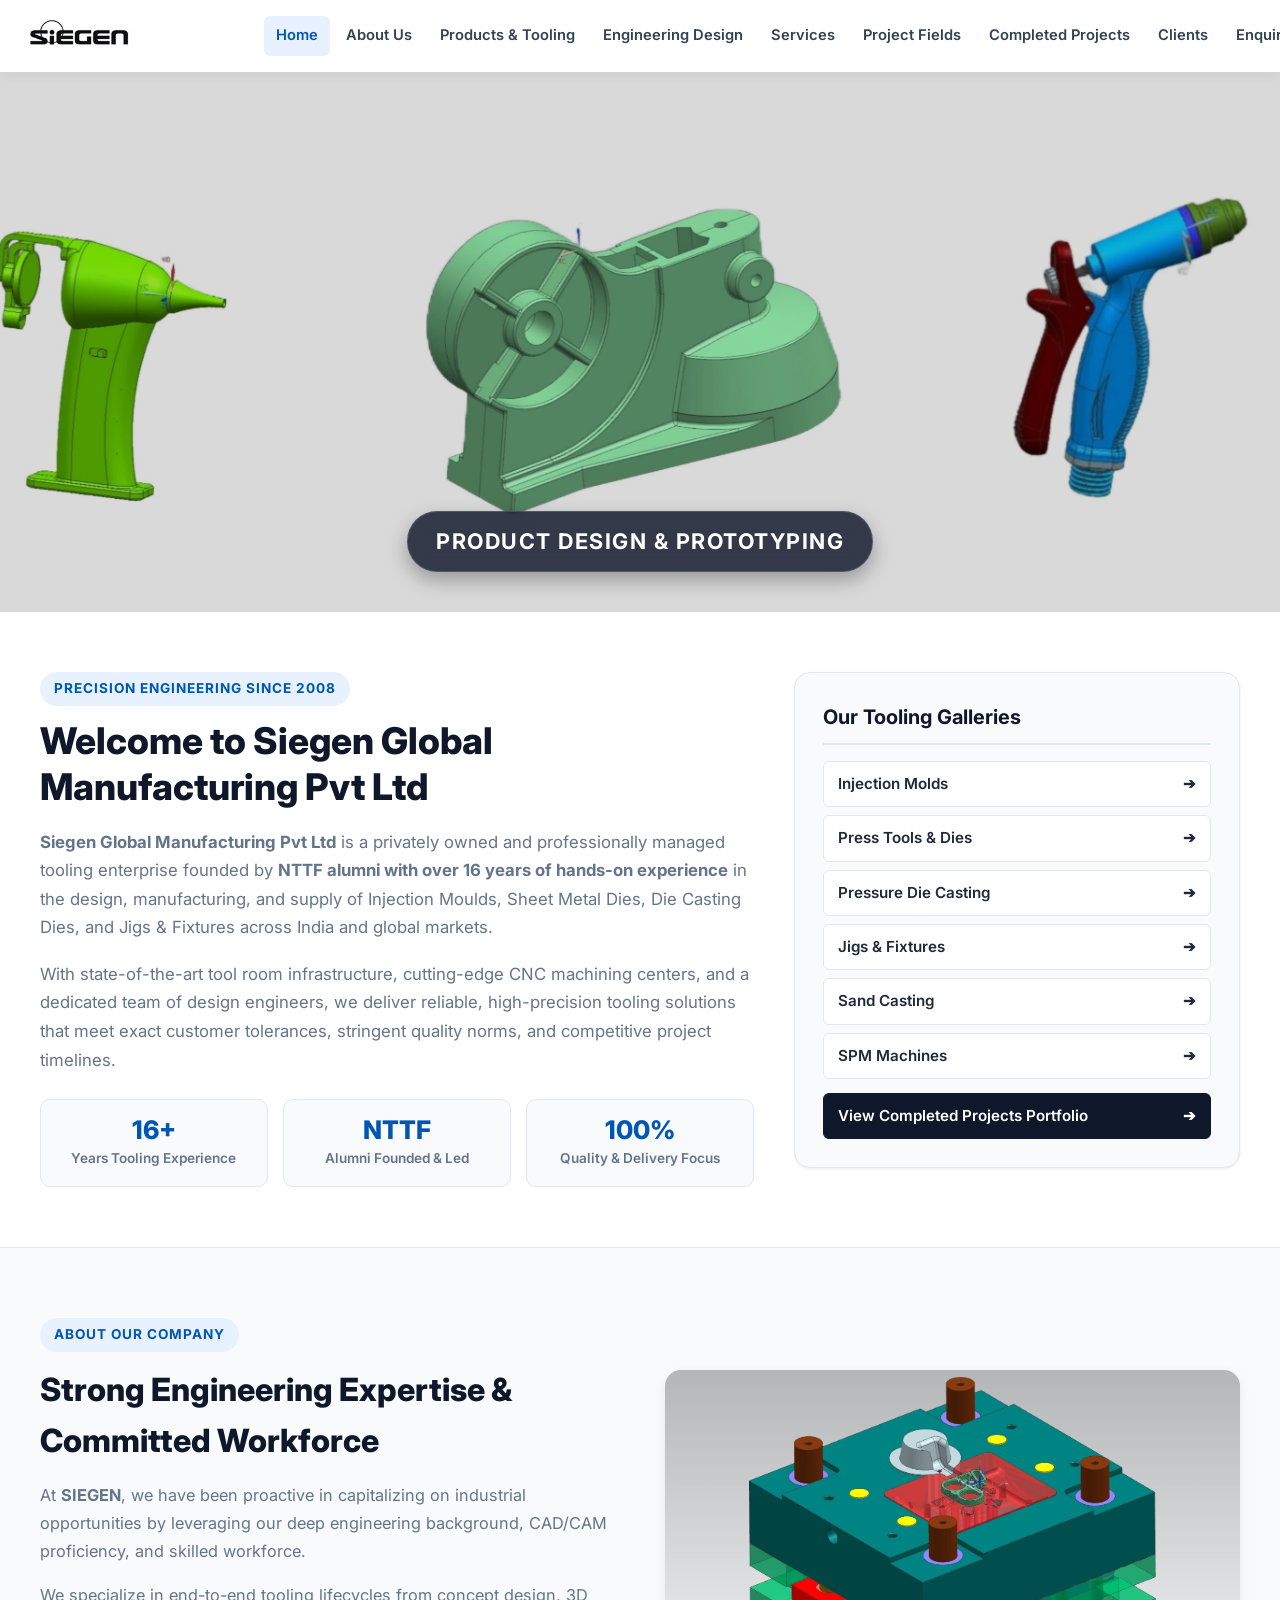
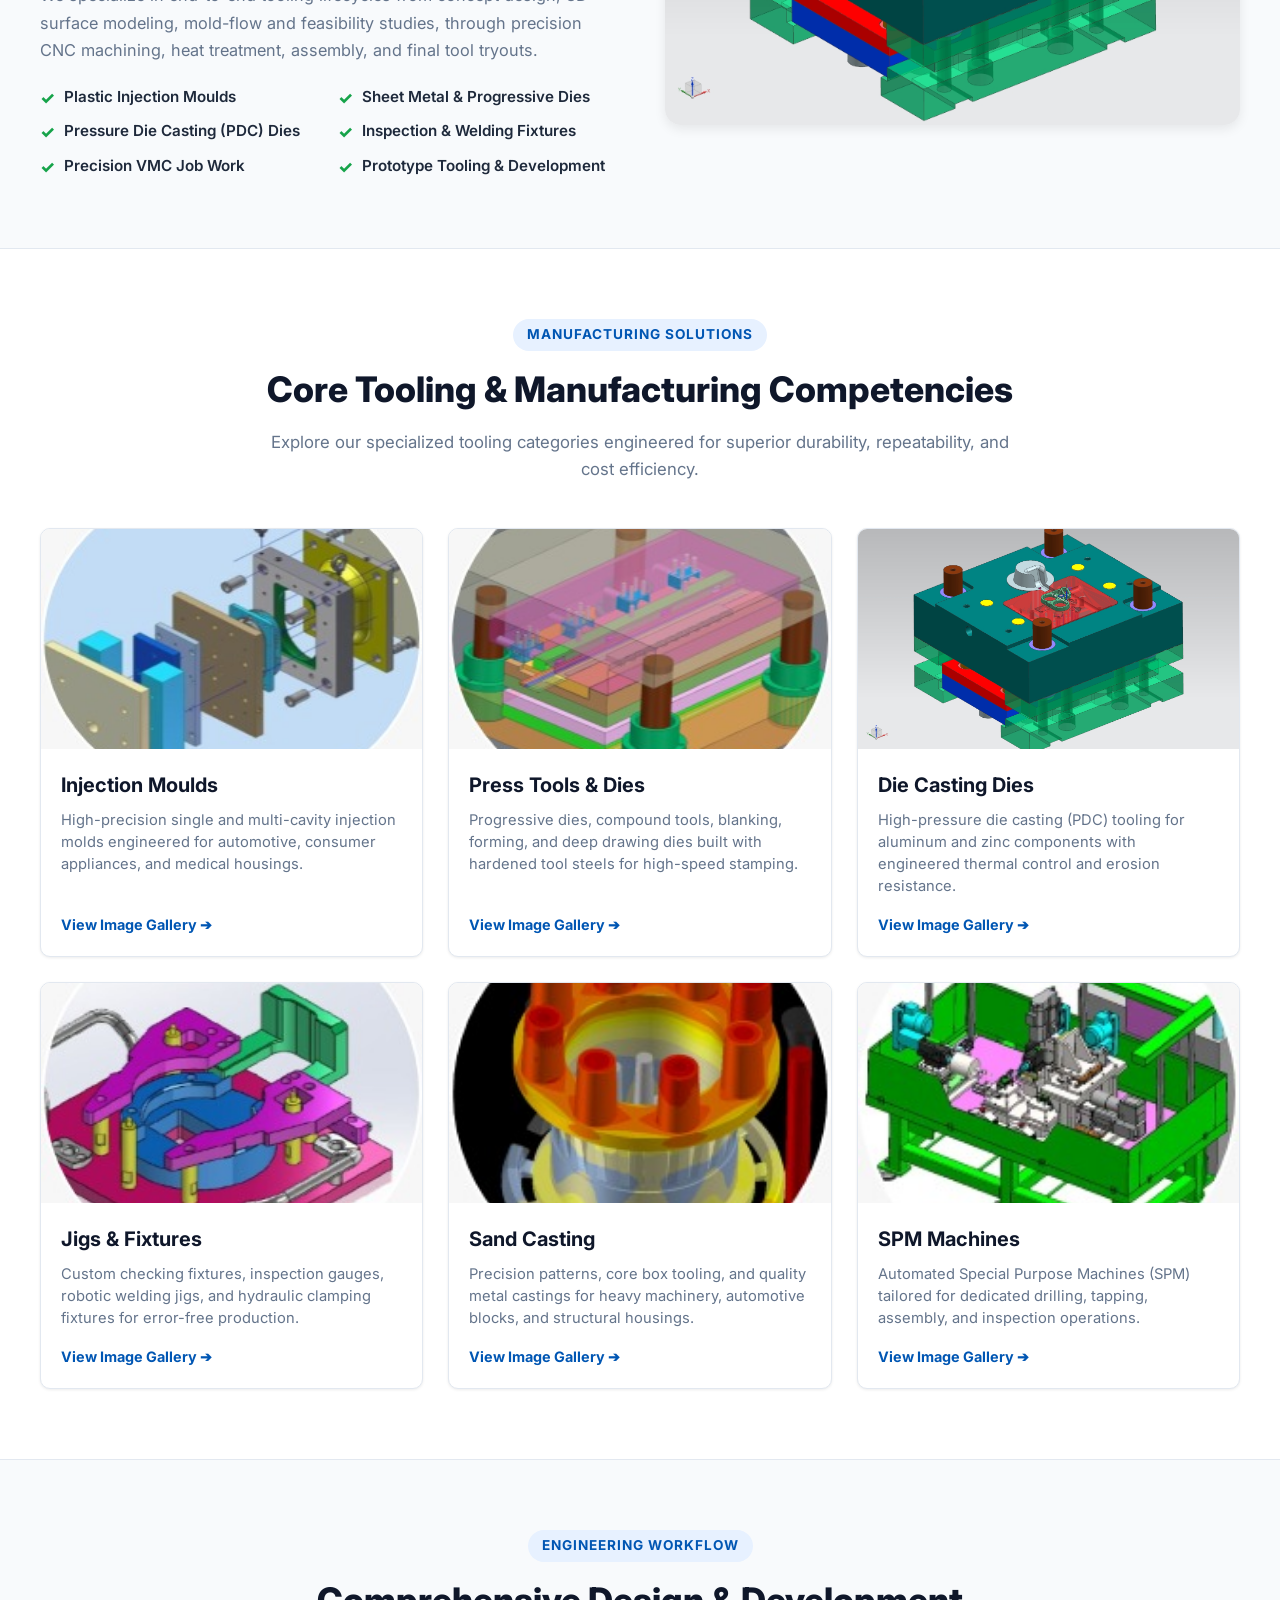
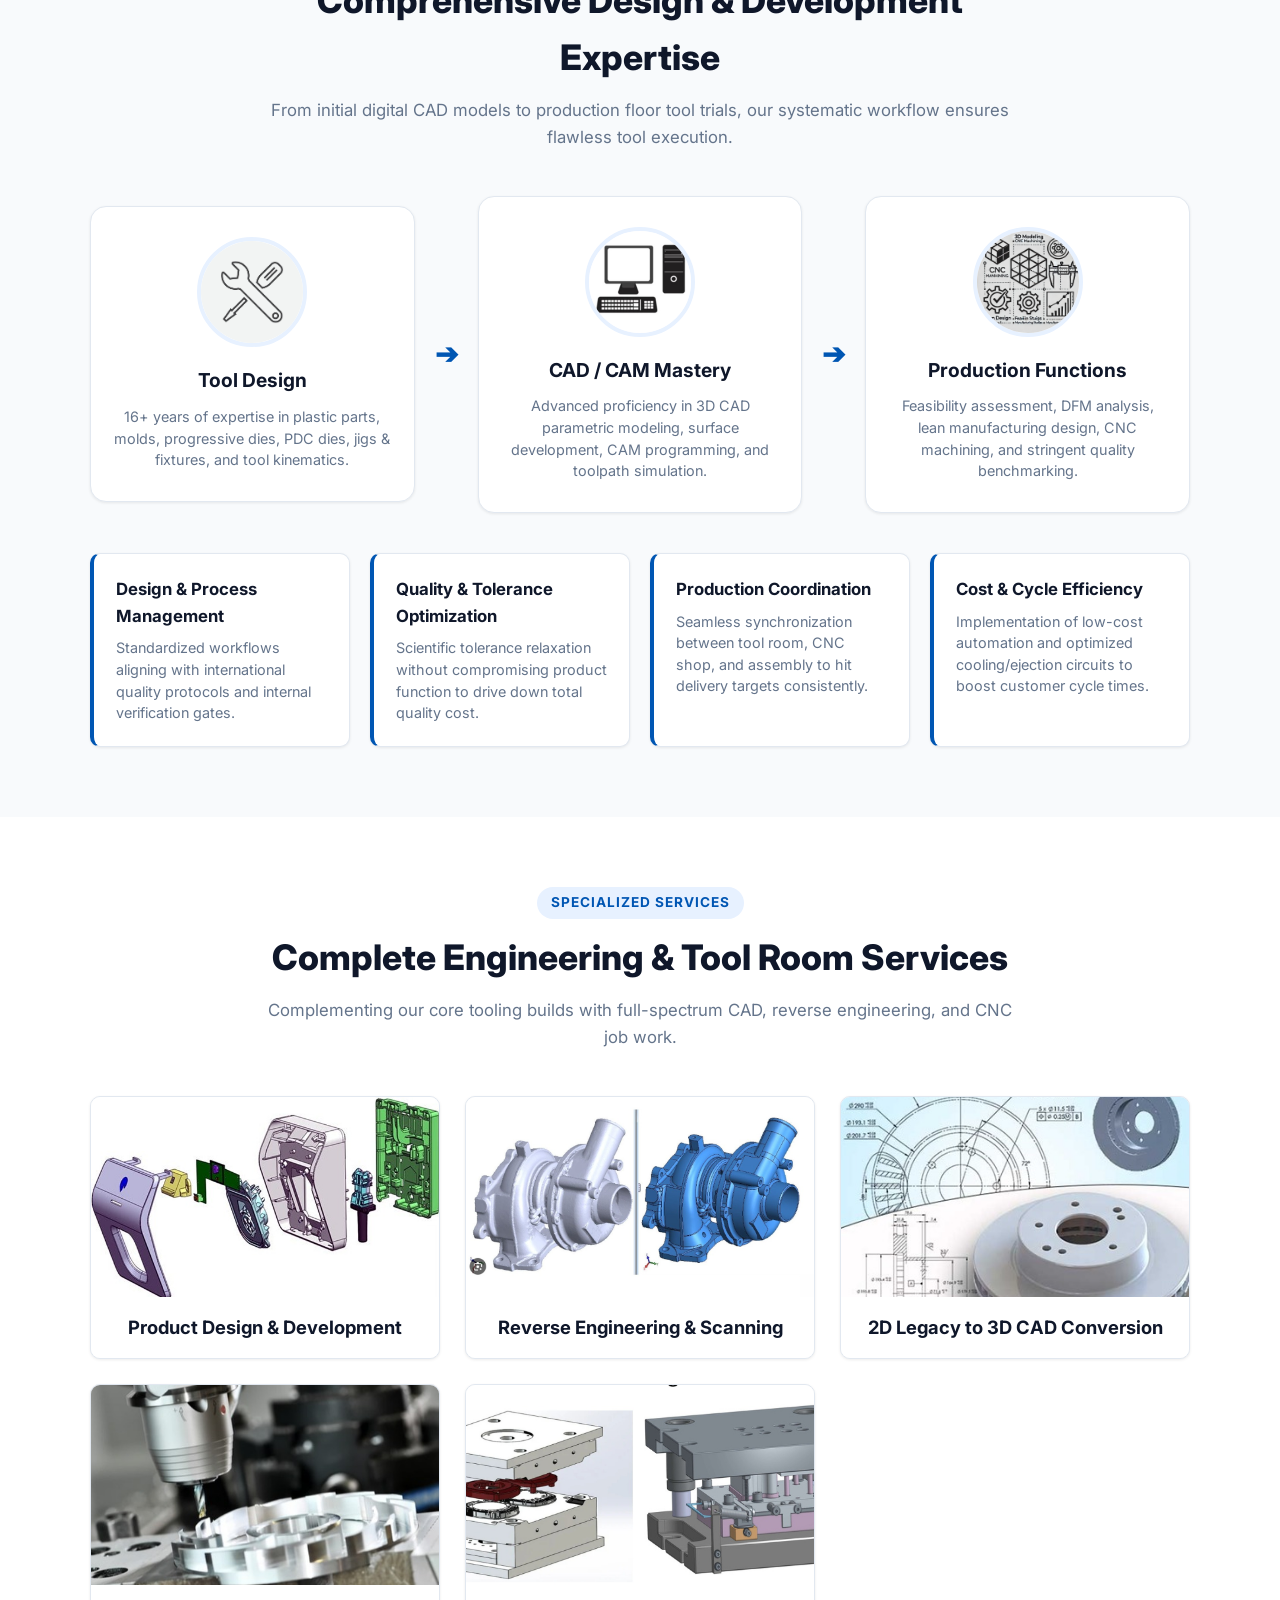
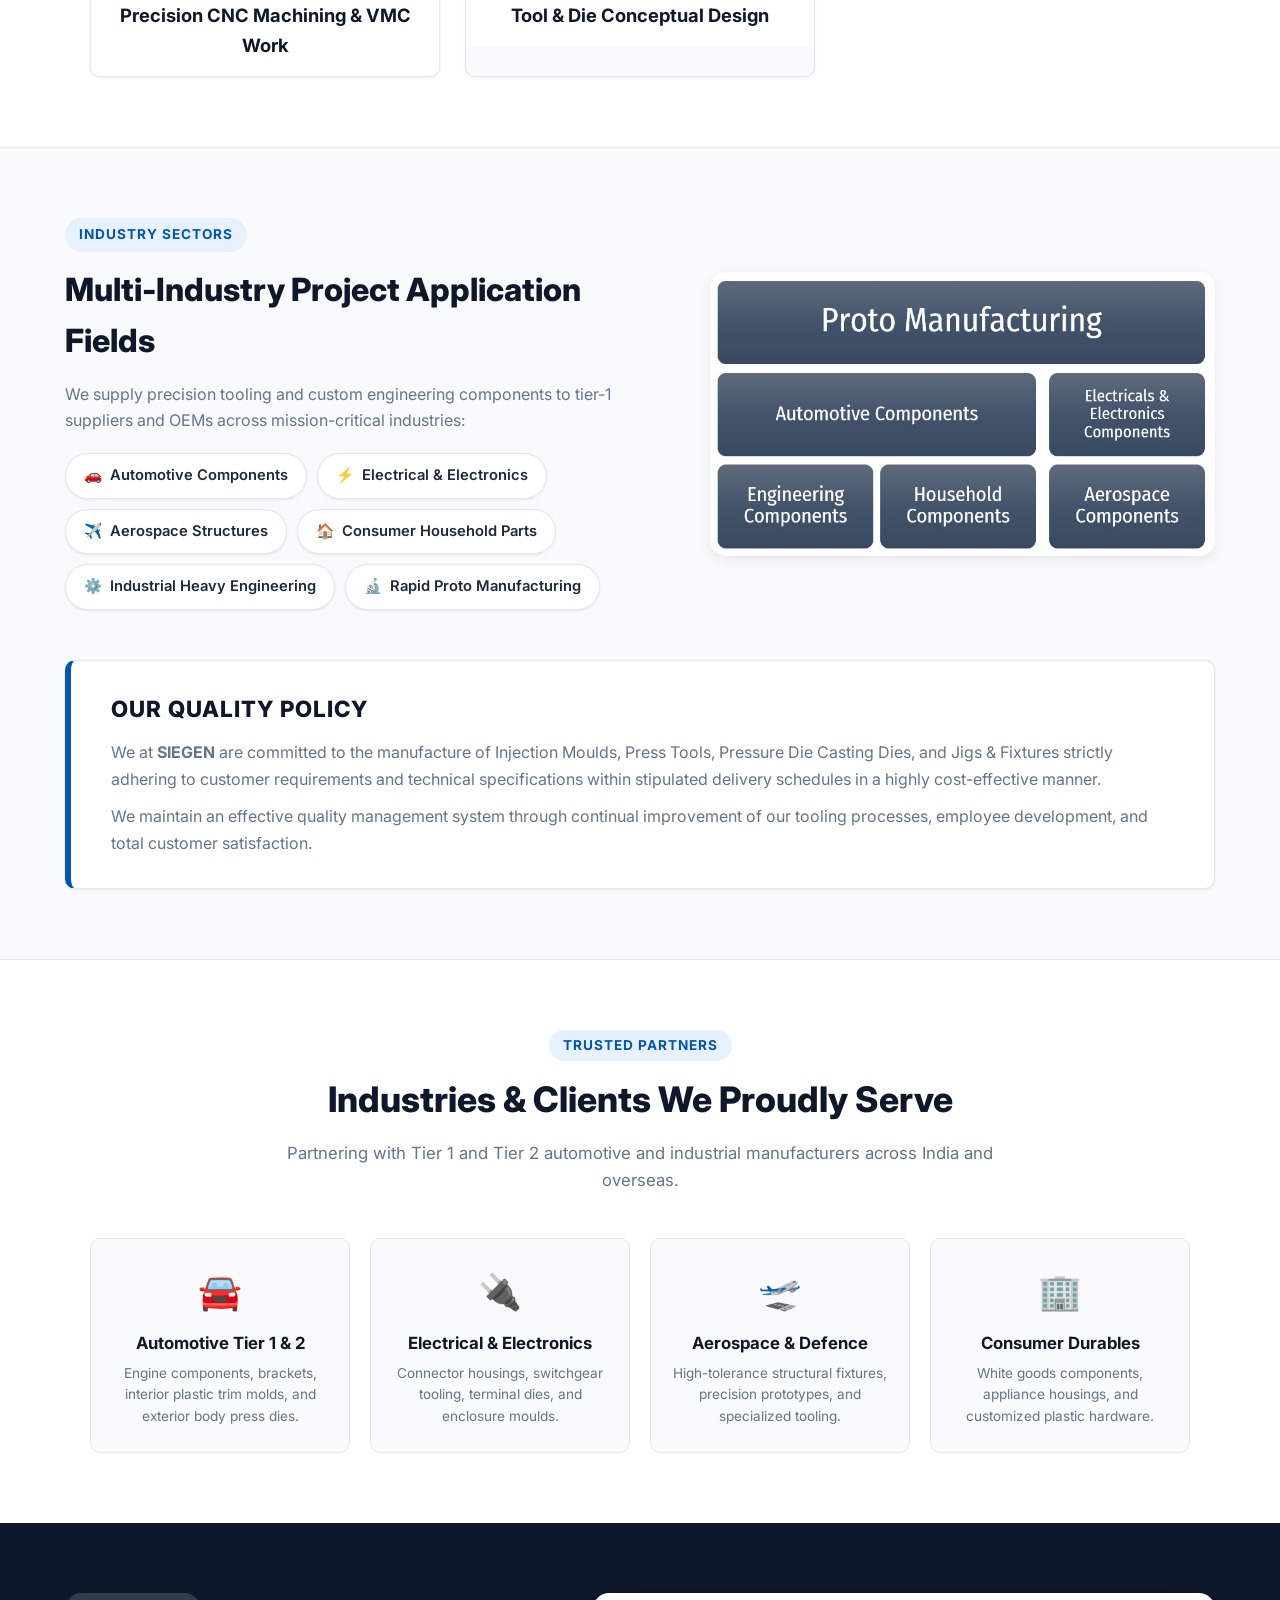
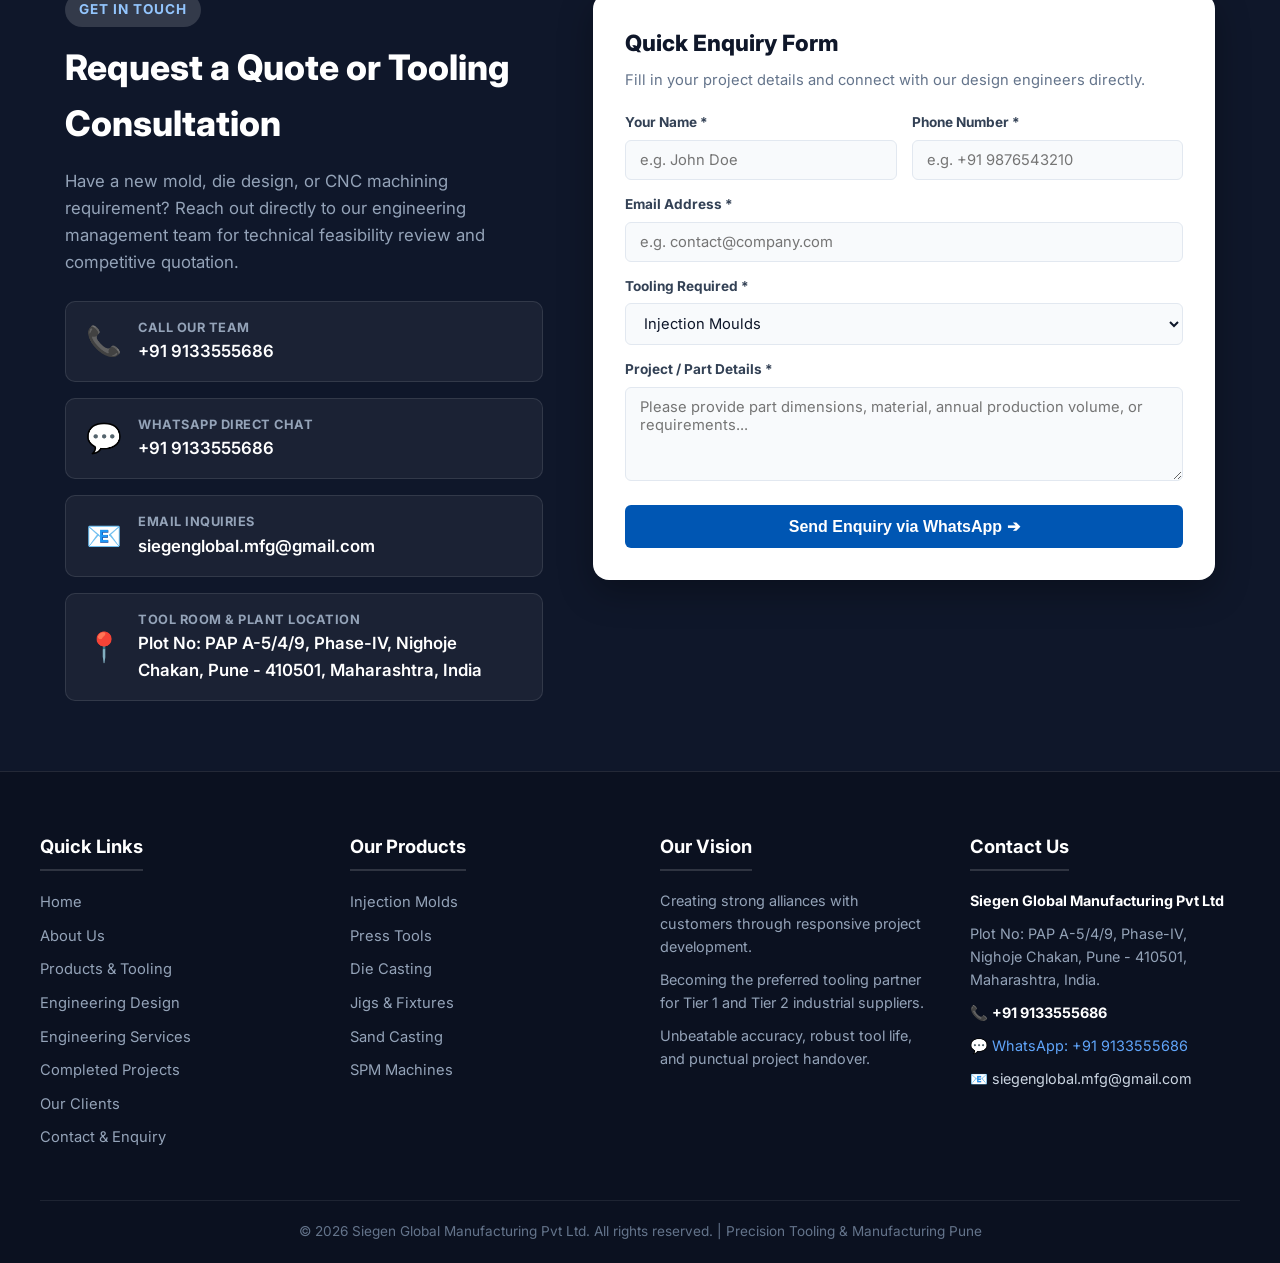
<file: index.html>
<!DOCTYPE html>
<html lang="en">
<head>
    <meta charset="UTF-8">
    <meta name="viewport" content="width=device-width, initial-scale=1.0">
    <title>Siegen Global Manufacturing Pvt Ltd | Precision Engineering & Tooling Solutions</title>
    <meta name="description" content="Siegen Global Manufacturing Pvt Ltd specializes in the design, manufacturing, and supply of Injection Moulds, Sheet Metal Dies, Die Casting Dies, and Jigs & Fixtures in Pune, India. Founded by NTTF alumni with 16+ years of expertise.">
    <meta name="keywords" content="Siegen Global Manufacturing, Injection Moulds, Sheet Metal Dies, Press Tools, Die Casting Dies, Jigs and Fixtures, CNC Machining, Tool and Die Design, Pune, India">
    <meta name="author" content="Siegen Global Manufacturing Pvt Ltd">
    <link rel="stylesheet" href="assets/css/styles.css">
    <script defer src="assets/js/script.js"></script>
</head>
<body>
    <!-- Top Header -->
    <header>
        <div class="logo">
            <a href="#home" aria-label="Siegen Global Manufacturing Home">
                <img src="assets/images/logo/logo.jpeg" alt="Siegen Global Manufacturing Pvt Ltd Logo">
            </a>
        </div>
        <nav aria-label="Main Navigation">
            <ul>
                <li><a href="#home" class="active">Home</a></li>
                <li><a href="#about">About Us</a></li>
                <li><a href="#products">Products & Tooling</a></li>
                <li><a href="#engineering-design">Engineering Design</a></li>
                <li><a href="#engineering-services">Services</a></li>
                <li><a href="#project-field">Project Fields</a></li>
                <li><a href="projects.html">Completed Projects</a></li>
                <li><a href="#clients">Clients</a></li>
                <li><a href="#enquiry">Enquiry</a></li>
            </ul>
        </nav>
        <button class="mobile-menu-btn" aria-label="Toggle navigation menu" aria-expanded="false">☰</button>
    </header>

    <!-- Hero Slideshow -->
    <section id="home" class="slideshow-container" aria-label="Featured Tooling Slideshow">
        <div class="slide active">
            <img src="assets/images/slideshow/slide-1-product-design.jpeg" alt="Precision Product Design">
            <div class="slide-caption-wrap">
                <div class="slide-text">Product Design & Prototyping</div>
            </div>
        </div>
        <div class="slide">
            <img src="assets/images/slideshow/slide-2-injection-molds.jpeg" alt="High Precision Injection Moulds">
            <div class="slide-caption-wrap">
                <div class="slide-text">Precision Injection Moulds</div>
            </div>
        </div>
        <div class="slide">
            <img src="assets/images/slideshow/slide-3-press-tools.jpeg" alt="Custom Sheet Metal Press Tools">
            <div class="slide-caption-wrap">
                <div class="slide-text">Press Tools & Progressive Dies</div>
            </div>
        </div>
        <div class="slide">
            <img src="assets/images/slideshow/slide-6-die-casting.jpeg" alt="Pressure Die Casting Tooling">
            <div class="slide-caption-wrap">
                <div class="slide-text">Die Casting Dies</div>
            </div>
        </div>
        <div class="slide">
            <img src="assets/images/slideshow/slide-7-jigs-fixtures.jpeg" alt="Inspection Jigs & Fixtures">
            <div class="slide-caption-wrap">
                <div class="slide-text">Jigs & Fixtures Tooling</div>
            </div>
        </div>
        <div class="slide">
            <img src="assets/images/slideshow/slide-8-machined-components.jpeg" alt="Precision Machined Components">
            <div class="slide-caption-wrap">
                <div class="slide-text">Machined Precision Components</div>
            </div>
        </div>
    </section>

    <!-- Welcome & Intro Section -->
    <section class="welcome-section">
        <div class="welcome-container">
            <div class="welcome-content">
                <span class="welcome-badge">Precision Engineering Since 2008</span>
                <h1>Welcome to Siegen Global Manufacturing Pvt Ltd</h1>
                <p>
                    <strong>Siegen Global Manufacturing Pvt Ltd</strong> is a privately owned and professionally managed tooling enterprise founded by <strong>NTTF alumni with over 16 years of hands-on experience</strong> in the design, manufacturing, and supply of Injection Moulds, Sheet Metal Dies, Die Casting Dies, and Jigs & Fixtures across India and global markets.
                </p>
                <p>
                    With state-of-the-art tool room infrastructure, cutting-edge CNC machining centers, and a dedicated team of design engineers, we deliver reliable, high-precision tooling solutions that meet exact customer tolerances, stringent quality norms, and competitive project timelines.
                </p>
                <div class="highlights-grid">
                    <div class="highlight-box">
                        <span class="highlight-number">16+</span>
                        <span class="highlight-label">Years Tooling Experience</span>
                    </div>
                    <div class="highlight-box">
                        <span class="highlight-number">NTTF</span>
                        <span class="highlight-label">Alumni Founded & Led</span>
                    </div>
                    <div class="highlight-box">
                        <span class="highlight-number">100%</span>
                        <span class="highlight-label">Quality & Delivery Focus</span>
                    </div>
                </div>
            </div>

            <div class="quick-galleries-card">
                <h2>Our Tooling Galleries</h2>
                <div class="quick-links-list">
                    <a href="injection-molds.html" class="quick-link-item">
                        <span>Injection Molds</span>
                        <span>➔</span>
                    </a>
                    <a href="press-tools.html" class="quick-link-item">
                        <span>Press Tools & Dies</span>
                        <span>➔</span>
                    </a>
                    <a href="die-casting.html" class="quick-link-item">
                        <span>Pressure Die Casting</span>
                        <span>➔</span>
                    </a>
                    <a href="jigs-and-fixtures.html" class="quick-link-item">
                        <span>Jigs & Fixtures</span>
                        <span>➔</span>
                    </a>
                    <a href="sand-casting.html" class="quick-link-item">
                        <span>Sand Casting</span>
                        <span>➔</span>
                    </a>
                    <a href="spm-machines.html" class="quick-link-item">
                        <span>SPM Machines</span>
                        <span>➔</span>
                    </a>
                    <a href="projects.html" class="quick-link-item projects-cta">
                        <span>View Completed Projects Portfolio</span>
                        <span>➔</span>
                    </a>
                </div>
            </div>
        </div>
    </section>

    <!-- About Us Section -->
    <section id="about" class="about-section">
        <div class="about-container">
            <div class="about-text">
                <span class="welcome-badge">About Our Company</span>
                <h2>Strong Engineering Expertise & Committed Workforce</h2>
                <p>
                    At <strong>SIEGEN</strong>, we have been proactive in capitalizing on industrial opportunities by leveraging our deep engineering background, CAD/CAM proficiency, and skilled workforce.
                </p>
                <p>
                    We specialize in end-to-end tooling lifecycles from concept design, 3D surface modeling, mold-flow and feasibility studies, through precision CNC machining, heat treatment, assembly, and final tool tryouts.
                </p>
                <ul class="about-bullets">
                    <li>Plastic Injection Moulds</li>
                    <li>Sheet Metal & Progressive Dies</li>
                    <li>Pressure Die Casting (PDC) Dies</li>
                    <li>Inspection & Welding Fixtures</li>
                    <li>Precision VMC Job Work</li>
                    <li>Prototype Tooling & Development</li>
                </ul>
            </div>
            <div class="about-image">
                <img src="assets/images/about/about-siegen.jpeg" alt="Siegen Global Manufacturing Facility & Team">
            </div>
        </div>
    </section>

    <!-- Products & Tooling Grid -->
    <section id="products" class="services-section">
        <div class="section-header">
            <span class="section-tag">Manufacturing Solutions</span>
            <h2>Core Tooling & Manufacturing Competencies</h2>
            <p>Explore our specialized tooling categories engineered for superior durability, repeatability, and cost efficiency.</p>
        </div>
        <div class="products-grid">
            <a href="injection-molds.html" class="product-card">
                <div class="img-box">
                    <img src="assets/images/services/thumb-injection-molds.jpeg" alt="Injection Molds Manufacturing">
                </div>
                <div class="content-box">
                    <h3>Injection Moulds</h3>
                    <p>High-precision single and multi-cavity injection molds engineered for automotive, consumer appliances, and medical housings.</p>
                    <span class="card-link">View Image Gallery ➔</span>
                </div>
            </a>

            <a href="press-tools.html" class="product-card">
                <div class="img-box">
                    <img src="assets/images/services/thumb-press-tools.jpeg" alt="Press Tools and Sheet Metal Dies">
                </div>
                <div class="content-box">
                    <h3>Press Tools & Dies</h3>
                    <p>Progressive dies, compound tools, blanking, forming, and deep drawing dies built with hardened tool steels for high-speed stamping.</p>
                    <span class="card-link">View Image Gallery ➔</span>
                </div>
            </a>

            <a href="die-casting.html" class="product-card">
                <div class="img-box">
                    <img src="assets/images/services/thumb-die-casting.jpeg" alt="Pressure Die Casting Dies">
                </div>
                <div class="content-box">
                    <h3>Die Casting Dies</h3>
                    <p>High-pressure die casting (PDC) tooling for aluminum and zinc components with engineered thermal control and erosion resistance.</p>
                    <span class="card-link">View Image Gallery ➔</span>
                </div>
            </a>

            <a href="jigs-and-fixtures.html" class="product-card">
                <div class="img-box">
                    <img src="assets/images/services/thumb-jigs-fixtures.jpeg" alt="Jigs and Fixtures Tooling">
                </div>
                <div class="content-box">
                    <h3>Jigs & Fixtures</h3>
                    <p>Custom checking fixtures, inspection gauges, robotic welding jigs, and hydraulic clamping fixtures for error-free production.</p>
                    <span class="card-link">View Image Gallery ➔</span>
                </div>
            </a>

            <a href="sand-casting.html" class="product-card">
                <div class="img-box">
                    <img src="assets/images/services/thumb-sand-casting.jpeg" alt="Sand Casting Solutions">
                </div>
                <div class="content-box">
                    <h3>Sand Casting</h3>
                    <p>Precision patterns, core box tooling, and quality metal castings for heavy machinery, automotive blocks, and structural housings.</p>
                    <span class="card-link">View Image Gallery ➔</span>
                </div>
            </a>

            <a href="spm-machines.html" class="product-card">
                <div class="img-box">
                    <img src="assets/images/services/thumb-spm-machines.jpeg" alt="Special Purpose Machines">
                </div>
                <div class="content-box">
                    <h3>SPM Machines</h3>
                    <p>Automated Special Purpose Machines (SPM) tailored for dedicated drilling, tapping, assembly, and inspection operations.</p>
                    <span class="card-link">View Image Gallery ➔</span>
                </div>
            </a>
        </div>
    </section>

    <!-- Engineering Design Workflow -->
    <section id="engineering-design" class="engineering-design-section">
        <div class="section-header">
            <span class="section-tag">Engineering Workflow</span>
            <h2>Comprehensive Design & Development Expertise</h2>
            <p>From initial digital CAD models to production floor tool trials, our systematic workflow ensures flawless tool execution.</p>
        </div>

        <div class="design-workflow">
            <div class="workflow-item">
                <div class="workflow-icon">
                    <img src="assets/images/icons/tool-design-icon.jpg" alt="Tool Design Icon">
                </div>
                <h3>Tool Design</h3>
                <p>16+ years of expertise in plastic parts, molds, progressive dies, PDC dies, jigs & fixtures, and tool kinematics.</p>
            </div>
            <div class="workflow-arrow">➔</div>
            <div class="workflow-item">
                <div class="workflow-icon">
                    <img src="assets/images/icons/software-icon.jpeg" alt="CAD CAM Software Icon">
                </div>
                <h3>CAD / CAM Mastery</h3>
                <p>Advanced proficiency in 3D CAD parametric modeling, surface development, CAM programming, and toolpath simulation.</p>
            </div>
            <div class="workflow-arrow">➔</div>
            <div class="workflow-item">
                <div class="workflow-icon">
                    <img src="assets/images/icons/functions-icon.webp" alt="Engineering Functions Icon">
                </div>
                <h3>Production Functions</h3>
                <p>Feasibility assessment, DFM analysis, lean manufacturing design, CNC machining, and stringent quality benchmarking.</p>
            </div>
        </div>

        <div class="key-results-grid">
            <div class="key-result-card">
                <h4>Design & Process Management</h4>
                <p>Standardized workflows aligning with international quality protocols and internal verification gates.</p>
            </div>
            <div class="key-result-card">
                <h4>Quality & Tolerance Optimization</h4>
                <p>Scientific tolerance relaxation without compromising product function to drive down total quality cost.</p>
            </div>
            <div class="key-result-card">
                <h4>Production Coordination</h4>
                <p>Seamless synchronization between tool room, CNC shop, and assembly to hit delivery targets consistently.</p>
            </div>
            <div class="key-result-card">
                <h4>Cost & Cycle Efficiency</h4>
                <p>Implementation of low-cost automation and optimized cooling/ejection circuits to boost customer cycle times.</p>
            </div>
        </div>
    </section>

    <!-- Engineering Services -->
    <section id="engineering-services" class="engineering-services-section">
        <div class="section-header">
            <span class="section-tag">Specialized Services</span>
            <h2>Complete Engineering & Tool Room Services</h2>
            <p>Complementing our core tooling builds with full-spectrum CAD, reverse engineering, and CNC job work.</p>
        </div>

        <div class="eng-services-grid">
            <div class="eng-service-card">
                <img src="assets/images/services/product-design.jpeg" alt="Product Design">
                <h3>Product Design & Development</h3>
            </div>
            <div class="eng-service-card">
                <img src="assets/images/services/reverse-engineering.jpeg" alt="Reverse Engineering">
                <h3>Reverse Engineering & Scanning</h3>
            </div>
            <div class="eng-service-card">
                <img src="assets/images/services/2d-3d-conversion.jpeg" alt="2D to 3D CAD Conversion">
                <h3>2D Legacy to 3D CAD Conversion</h3>
            </div>
            <div class="eng-service-card">
                <img src="assets/images/services/cnc-manufacturing.jpeg" alt="CNC Manufacturing">
                <h3>Precision CNC Machining & VMC Work</h3>
            </div>
            <div class="eng-service-card">
                <img src="assets/images/services/tool-die-design.jpeg" alt="Tool and Die Design">
                <h3>Tool & Die Conceptual Design</h3>
            </div>
        </div>
    </section>

    <!-- Project Fields Section -->
    <section id="project-field" class="project-fields-section">
        <div class="project-fields-wrap">
            <div class="project-fields-info">
                <span class="welcome-badge">Industry Sectors</span>
                <h2>Multi-Industry Project Application Fields</h2>
                <p>We supply precision tooling and custom engineering components to tier-1 suppliers and OEMs across mission-critical industries:</p>
                <div class="fields-pills">
                    <div class="field-pill"><span>🚗</span> Automotive Components</div>
                    <div class="field-pill"><span>⚡</span> Electrical & Electronics</div>
                    <div class="field-pill"><span>✈️</span> Aerospace Structures</div>
                    <div class="field-pill"><span>🏠</span> Consumer Household Parts</div>
                    <div class="field-pill"><span>⚙️</span> Industrial Heavy Engineering</div>
                    <div class="field-pill"><span>🔬</span> Rapid Proto Manufacturing</div>
                </div>
            </div>
            <div class="project-fields-img">
                <img src="assets/images/services/project-fields.jpeg" alt="Project Fields Overview">
            </div>
        </div>

        <div class="quality-card">
            <h3>Our Quality Policy</h3>
            <p>
                We at <strong>SIEGEN</strong> are committed to the manufacture of Injection Moulds, Press Tools, Pressure Die Casting Dies, and Jigs & Fixtures strictly adhering to customer requirements and technical specifications within stipulated delivery schedules in a highly cost-effective manner.
            </p>
            <p>
                We maintain an effective quality management system through continual improvement of our tooling processes, employee development, and total customer satisfaction.
            </p>
        </div>
    </section>

    <!-- Clients & Sectors Section (Fixes missing #clients target) -->
    <section id="clients" class="clients-section">
        <div class="section-header">
            <span class="section-tag">Trusted Partners</span>
            <h2>Industries & Clients We Proudly Serve</h2>
            <p>Partnering with Tier 1 and Tier 2 automotive and industrial manufacturers across India and overseas.</p>
        </div>
        <div class="clients-grid">
            <div class="client-badge-card">
                <span class="client-icon">🚘</span>
                <h4>Automotive Tier 1 & 2</h4>
                <p>Engine components, brackets, interior plastic trim molds, and exterior body press dies.</p>
            </div>
            <div class="client-badge-card">
                <span class="client-icon">🔌</span>
                <h4>Electrical & Electronics</h4>
                <p>Connector housings, switchgear tooling, terminal dies, and enclosure moulds.</p>
            </div>
            <div class="client-badge-card">
                <span class="client-icon">🛫</span>
                <h4>Aerospace & Defence</h4>
                <p>High-tolerance structural fixtures, precision prototypes, and specialized tooling.</p>
            </div>
            <div class="client-badge-card">
                <span class="client-icon">🏢</span>
                <h4>Consumer Durables</h4>
                <p>White goods components, appliance housings, and customized plastic hardware.</p>
            </div>
        </div>
    </section>

    <!-- Enquiry & Contact Section (Fixes missing #enquiry target & updates phone) -->
    <section id="enquiry" class="enquiry-section">
        <div class="enquiry-container">
            <div class="enquiry-info">
                <span class="welcome-badge" style="background: rgba(255,255,255,0.15); color: #93c5fd;">Get In Touch</span>
                <h2>Request a Quote or Tooling Consultation</h2>
                <p>
                    Have a new mold, die design, or CNC machining requirement? Reach out directly to our engineering management team for technical feasibility review and competitive quotation.
                </p>

                <div class="contact-channels">
                    <a href="tel:+919133555686" class="contact-channel-item">
                        <span class="channel-icon">📞</span>
                        <div class="channel-details">
                            <small>Call Our Team</small>
                            <strong>+91 9133555686</strong>
                        </div>
                    </a>
                    <a href="https://wa.me/919133555686?text=Hello%20Siegen%20Global,%20I%20would%20like%20to%20enquire%20about%20tooling%20solutions" target="_blank" rel="noopener" class="contact-channel-item">
                        <span class="channel-icon">💬</span>
                        <div class="channel-details">
                            <small>WhatsApp Direct Chat</small>
                            <strong>+91 9133555686</strong>
                        </div>
                    </a>
                    <a href="mailto:siegenglobal.mfg@gmail.com" class="contact-channel-item">
                        <span class="channel-icon">📧</span>
                        <div class="channel-details">
                            <small>Email Inquiries</small>
                            <strong>siegenglobal.mfg@gmail.com</strong>
                        </div>
                    </a>
                    <div class="contact-channel-item" style="cursor: default;">
                        <span class="channel-icon">📍</span>
                        <div class="channel-details">
                            <small>Tool Room & Plant Location</small>
                            <strong>Plot No: PAP A-5/4/9, Phase-IV, Nighoje Chakan, Pune - 410501, Maharashtra, India</strong>
                        </div>
                    </div>
                </div>
            </div>

            <div class="enquiry-form-card">
                <h3>Quick Enquiry Form</h3>
                <p>Fill in your project details and connect with our design engineers directly.</p>
                <form id="enquiryForm">
                    <div class="form-grid">
                        <div class="form-group">
                            <label for="enqName">Your Name *</label>
                            <input type="text" id="enqName" required placeholder="e.g. John Doe">
                        </div>
                        <div class="form-group">
                            <label for="enqPhone">Phone Number *</label>
                            <input type="tel" id="enqPhone" required placeholder="e.g. +91 9876543210">
                        </div>
                    </div>
                    <div class="form-group">
                        <label for="enqEmail">Email Address *</label>
                        <input type="email" id="enqEmail" required placeholder="e.g. contact@company.com">
                    </div>
                    <div class="form-group">
                        <label for="enqService">Tooling Required *</label>
                        <select id="enqService" required>
                            <option value="Injection Moulds">Injection Moulds</option>
                            <option value="Press Tools & Sheet Metal Dies">Press Tools & Sheet Metal Dies</option>
                            <option value="Pressure Die Casting Dies">Pressure Die Casting Dies</option>
                            <option value="Jigs & Inspection Fixtures">Jigs & Inspection Fixtures</option>
                            <option value="Sand Casting Solutions">Sand Casting Solutions</option>
                            <option value="Special Purpose Machines (SPM)">Special Purpose Machines (SPM)</option>
                            <option value="CNC Machining & Job Work">CNC Machining & Job Work</option>
                            <option value="Other Tooling Requirement">Other Tooling Requirement</option>
                        </select>
                    </div>
                    <div class="form-group">
                        <label for="enqMessage">Project / Part Details *</label>
                        <textarea id="enqMessage" rows="4" required placeholder="Please provide part dimensions, material, annual production volume, or requirements..."></textarea>
                    </div>
                    <button type="submit" class="btn-submit-enquiry">Send Enquiry via WhatsApp ➔</button>
                </form>
            </div>
        </div>
    </section>

    <!-- Footer -->
    <footer>
        <div class="footer-container">
            <div>
                <h3>Quick Links</h3>
                <ul>
                    <li><a href="#home">Home</a></li>
                    <li><a href="#about">About Us</a></li>
                    <li><a href="#products">Products & Tooling</a></li>
                    <li><a href="#engineering-design">Engineering Design</a></li>
                    <li><a href="#engineering-services">Engineering Services</a></li>
                    <li><a href="projects.html">Completed Projects</a></li>
                    <li><a href="#clients">Our Clients</a></li>
                    <li><a href="#enquiry">Contact & Enquiry</a></li>
                </ul>
            </div>
            <div>
                <h3>Our Products</h3>
                <ul>
                    <li><a href="injection-molds.html">Injection Molds</a></li>
                    <li><a href="press-tools.html">Press Tools</a></li>
                    <li><a href="die-casting.html">Die Casting</a></li>
                    <li><a href="jigs-and-fixtures.html">Jigs & Fixtures</a></li>
                    <li><a href="sand-casting.html">Sand Casting</a></li>
                    <li><a href="spm-machines.html">SPM Machines</a></li>
                </ul>
            </div>
            <div>
                <h3>Our Vision</h3>
                <p>Creating strong alliances with customers through responsive project development.</p>
                <p>Becoming the preferred tooling partner for Tier 1 and Tier 2 industrial suppliers.</p>
                <p>Unbeatable accuracy, robust tool life, and punctual project handover.</p>
            </div>
            <div>
                <h3>Contact Us</h3>
                <p><strong>Siegen Global Manufacturing Pvt Ltd</strong></p>
                <p>Plot No: PAP A-5/4/9, Phase-IV, Nighoje Chakan, Pune - 410501, Maharashtra, India.</p>
                <p>📞 <a href="tel:+919133555686" style="color: #ffffff; text-decoration: none; font-weight: 700;">+91 9133555686</a></p>
                <p>💬 <a href="https://wa.me/919133555686" style="color: #60a5fa; text-decoration: none;">WhatsApp: +91 9133555686</a></p>
                <p>📧 <a href="mailto:siegenglobal.mfg@gmail.com" style="color: #cbd5e1; text-decoration: none;">siegenglobal.mfg@gmail.com</a></p>
            </div>
        </div>
        <div class="footer-bottom">
            © 2026 Siegen Global Manufacturing Pvt Ltd. All rights reserved. | Precision Tooling & Manufacturing Pune
        </div>
    </footer>
</body>
</html>
</file>
<file: assets/css/styles.css>
@import url('https://fonts.googleapis.com/css2?family=Inter:wght@300;400;500;600;700;800&family=Fira+Sans+Condensed:wght@400;500;600;700&display=swap');

:root {
    --primary: #0056b3;
    --primary-hover: #004085;
    --primary-light: #e7f1ff;
    --secondary: #0f172a;
    --accent: #2563eb;
    --success: #16a34a;
    --text-main: #1e293b;
    --text-muted: #64748b;
    --bg-light: #f8fafc;
    --bg-white: #ffffff;
    --border-color: #e2e8f0;
    --shadow-sm: 0 1px 3px rgba(0, 0, 0, 0.08);
    --shadow-md: 0 4px 12px rgba(0, 0, 0, 0.08);
    --shadow-lg: 0 10px 25px rgba(0, 0, 0, 0.1);
    --radius-sm: 6px;
    --radius-md: 10px;
    --radius-lg: 16px;
    --transition: all 0.25s ease-in-out;
}

*, *::before, *::after {
    box-sizing: border-box;
}

html {
    scroll-behavior: smooth;
}

body {
    font-family: 'Inter', -apple-system, BlinkMacSystemFont, 'Segoe UI', Roboto, sans-serif;
    color: var(--text-main);
    background-color: var(--bg-white);
    margin: 0;
    padding: 0;
    line-height: 1.6;
    overflow-x: hidden;
}

/* ===================================================
   Header & Navigation
   =================================================== */
header {
    display: flex;
    align-items: center;
    justify-content: space-between;
    background-color: #ffffff;
    padding: 10px 24px;
    position: fixed;
    width: 100%;
    top: 0;
    left: 0;
    box-shadow: 0 2px 12px rgba(0, 0, 0, 0.06);
    z-index: 1000;
    height: 72px;
}

.logo {
    display: flex;
    align-items: center;
    flex-shrink: 0;
}

.logo a {
    display: flex;
    align-items: center;
    text-decoration: none;
}

.logo img {
    height: 46px;
    width: auto;
    max-width: 240px;
    object-fit: contain;
    display: block;
}

nav {
    display: flex;
    align-items: center;
}

nav ul {
    list-style: none;
    padding: 0;
    margin: 0;
    display: flex;
    align-items: center;
    gap: 4px;
}

nav ul li a {
    text-decoration: none;
    color: #334155;
    font-size: 0.92rem;
    font-weight: 600;
    padding: 8px 12px;
    border-radius: var(--radius-sm);
    transition: var(--transition);
    display: block;
    white-space: nowrap;
}

nav ul li a:hover,
nav ul li a.active {
    color: var(--primary);
    background-color: var(--primary-light);
}

.header-cta {
    display: flex;
    align-items: center;
    gap: 12px;
}

.phone-badge {
    display: inline-flex;
    align-items: center;
    gap: 6px;
    background: #f1f5f9;
    color: #0f172a;
    font-size: 0.88rem;
    font-weight: 700;
    padding: 8px 14px;
    border-radius: 30px;
    text-decoration: none;
    transition: var(--transition);
    border: 1px solid var(--border-color);
    white-space: nowrap;
}

.phone-badge:hover {
    background: var(--primary);
    color: #ffffff;
    border-color: var(--primary);
}

.phone-badge .icon {
    font-size: 1rem;
}

.mobile-menu-btn {
    display: none;
    background: none;
    border: none;
    font-size: 26px;
    color: #1e293b;
    cursor: pointer;
    padding: 6px;
    border-radius: var(--radius-sm);
}

.mobile-menu-btn:focus {
    outline: 2px solid var(--primary);
}

/* ===================================================
   Hero Slideshow
   =================================================== */
.slideshow-container {
    width: 100%;
    height: 60vh;
    min-height: 420px;
    max-height: 620px;
    margin-top: 72px;
    position: relative;
    overflow: hidden;
    background: #0f172a;
}

.slide {
    width: 100%;
    height: 100%;
    position: absolute;
    top: 0;
    left: 0;
    opacity: 0;
    transition: opacity 0.8s ease-in-out;
}

.slide.active {
    opacity: 1;
}

.slide img {
    width: 100%;
    height: 100%;
    object-fit: cover;
    object-position: center;
    filter: brightness(0.85);
}

.slide-caption-wrap {
    position: absolute;
    bottom: 40px;
    left: 0;
    right: 0;
    display: flex;
    justify-content: center;
    padding: 0 20px;
    pointer-events: none;
}

.slide-text {
    background: rgba(15, 23, 42, 0.82);
    backdrop-filter: blur(8px);
    color: #ffffff;
    padding: 12px 28px;
    font-size: 1.35rem;
    font-weight: 700;
    border-radius: 30px;
    letter-spacing: 1.5px;
    text-transform: uppercase;
    box-shadow: 0 8px 20px rgba(0, 0, 0, 0.3);
    border: 1px solid rgba(255, 255, 255, 0.15);
}

/* ===================================================
   Welcome & Intro Section
   =================================================== */
.welcome-section {
    padding: 60px 20px;
    background: #ffffff;
}

.welcome-container {
    max-width: 1200px;
    margin: 0 auto;
    display: grid;
    grid-template-columns: 1.6fr 1fr;
    gap: 40px;
    align-items: start;
}

.welcome-badge {
    display: inline-block;
    background: var(--primary-light);
    color: var(--primary);
    font-size: 0.85rem;
    font-weight: 700;
    text-transform: uppercase;
    letter-spacing: 1px;
    padding: 6px 14px;
    border-radius: 20px;
    margin-bottom: 12px;
}

.welcome-content h1 {
    font-size: clamp(1.8rem, 3.2vw, 2.3rem);
    color: var(--secondary);
    font-weight: 800;
    line-height: 1.25;
    margin: 0 0 18px;
}

.welcome-content p {
    color: var(--text-muted);
    font-size: 1.05rem;
    line-height: 1.7;
    margin-bottom: 18px;
}

.highlights-grid {
    display: grid;
    grid-template-columns: repeat(3, 1fr);
    gap: 15px;
    margin-top: 25px;
}

.highlight-box {
    background: var(--bg-light);
    border: 1px solid var(--border-color);
    padding: 16px;
    border-radius: var(--radius-md);
    text-align: center;
}

.highlight-number {
    font-size: 1.6rem;
    font-weight: 800;
    color: var(--primary);
    display: block;
    line-height: 1.1;
}

.highlight-label {
    font-size: 0.85rem;
    color: var(--text-muted);
    font-weight: 600;
    margin-top: 4px;
    display: block;
}

.quick-galleries-card {
    background: var(--bg-light);
    border: 1px solid var(--border-color);
    border-radius: var(--radius-lg);
    padding: 28px;
    box-shadow: var(--shadow-sm);
}

.quick-galleries-card h2 {
    font-size: 1.25rem;
    color: var(--secondary);
    margin: 0 0 16px;
    padding-bottom: 10px;
    border-bottom: 2px solid var(--border-color);
    font-weight: 700;
}

.quick-links-list {
    display: flex;
    flex-direction: column;
    gap: 8px;
}

.quick-link-item {
    display: flex;
    align-items: center;
    justify-content: space-between;
    padding: 10px 14px;
    background: #ffffff;
    border: 1px solid var(--border-color);
    border-radius: var(--radius-sm);
    color: var(--text-main);
    text-decoration: none;
    font-size: 0.95rem;
    font-weight: 600;
    transition: var(--transition);
}

.quick-link-item:hover {
    background: var(--primary);
    color: #ffffff;
    border-color: var(--primary);
    transform: translateX(4px);
}

.quick-link-item.projects-cta {
    background: #0f172a;
    color: #ffffff;
    margin-top: 6px;
    border-color: #0f172a;
}

.quick-link-item.projects-cta:hover {
    background: var(--primary);
    border-color: var(--primary);
}

/* ===================================================
   About Section
   =================================================== */
.about-section {
    padding: 70px 20px;
    background: #f8fafc;
    border-top: 1px solid var(--border-color);
    border-bottom: 1px solid var(--border-color);
}

.about-container {
    max-width: 1200px;
    margin: 0 auto;
    display: grid;
    grid-template-columns: 1fr 1fr;
    gap: 50px;
    align-items: center;
}

.about-text h2 {
    font-size: 2rem;
    color: var(--secondary);
    font-weight: 800;
    margin: 0 0 16px;
}

.about-text p {
    color: var(--text-muted);
    font-size: 1.02rem;
    line-height: 1.7;
    margin-bottom: 16px;
}

.about-bullets {
    list-style: none;
    padding: 0;
    margin: 20px 0 0;
    display: grid;
    grid-template-columns: 1fr 1fr;
    gap: 10px 20px;
}

.about-bullets li {
    position: relative;
    padding-left: 24px;
    font-weight: 600;
    color: var(--text-main);
    font-size: 0.95rem;
}

.about-bullets li::before {
    content: "✓";
    position: absolute;
    left: 0;
    color: var(--success);
    font-weight: 800;
    font-size: 1.05rem;
}

.about-image {
    position: relative;
}

.about-image img {
    width: 100%;
    height: auto;
    border-radius: var(--radius-lg);
    box-shadow: var(--shadow-md);
    display: block;
}

/* ===================================================
   Products & Solutions Section (Card Grid)
   =================================================== */
.services-section {
    padding: 70px 20px;
    background: #ffffff;
}

.section-header {
    text-align: center;
    max-width: 760px;
    margin: 0 auto 45px;
}

.section-header .section-tag {
    display: inline-block;
    background: var(--primary-light);
    color: var(--primary);
    font-size: 0.85rem;
    font-weight: 700;
    text-transform: uppercase;
    letter-spacing: 1px;
    padding: 5px 14px;
    border-radius: 20px;
    margin-bottom: 10px;
}

.section-header h2 {
    font-size: 2.2rem;
    color: var(--secondary);
    font-weight: 800;
    margin: 0 0 12px;
}

.section-header p {
    color: var(--text-muted);
    font-size: 1.05rem;
    margin: 0;
}

.products-grid {
    max-width: 1200px;
    margin: 0 auto;
    display: grid;
    grid-template-columns: repeat(auto-fit, minmax(320px, 1fr));
    gap: 25px;
}

.product-card {
    background: #ffffff;
    border: 1px solid var(--border-color);
    border-radius: var(--radius-md);
    overflow: hidden;
    text-decoration: none;
    color: inherit;
    transition: var(--transition);
    display: flex;
    flex-direction: column;
    box-shadow: var(--shadow-sm);
}

.product-card:hover {
    transform: translateY(-6px);
    box-shadow: var(--shadow-lg);
    border-color: var(--primary);
}

.product-card .img-box {
    position: relative;
    width: 100%;
    height: 220px;
    overflow: hidden;
    background: #f1f5f9;
}

.product-card .img-box img {
    width: 100%;
    height: 100%;
    object-fit: cover;
    transition: transform 0.4s ease;
}

.product-card:hover .img-box img {
    transform: scale(1.06);
}

.product-card .content-box {
    padding: 20px;
    display: flex;
    flex-direction: column;
    flex-grow: 1;
}

.product-card h3 {
    margin: 0 0 8px;
    font-size: 1.25rem;
    color: var(--secondary);
    font-weight: 700;
}

.product-card p {
    color: var(--text-muted);
    font-size: 0.92rem;
    margin: 0 0 16px;
    flex-grow: 1;
    line-height: 1.5;
}

.product-card .card-link {
    font-size: 0.9rem;
    font-weight: 700;
    color: var(--primary);
    display: inline-flex;
    align-items: center;
    gap: 6px;
}

/* ===================================================
   Engineering Design Workflow
   =================================================== */
.engineering-design-section {
    padding: 70px 20px;
    background: #f8fafc;
    border-top: 1px solid var(--border-color);
}

.design-workflow {
    max-width: 1100px;
    margin: 40px auto;
    display: flex;
    align-items: center;
    justify-content: space-between;
    gap: 20px;
}

.workflow-item {
    flex: 1;
    text-align: center;
    background: #ffffff;
    padding: 30px 20px;
    border-radius: var(--radius-lg);
    border: 1px solid var(--border-color);
    box-shadow: var(--shadow-sm);
    transition: var(--transition);
}

.workflow-item:hover {
    transform: translateY(-4px);
    box-shadow: var(--shadow-md);
}

.workflow-icon {
    width: 110px;
    height: 110px;
    border-radius: 50%;
    margin: 0 auto 18px;
    overflow: hidden;
    border: 4px solid var(--primary-light);
    display: flex;
    align-items: center;
    justify-content: center;
    background: #fff;
}

.workflow-icon img {
    width: 100%;
    height: 100%;
    object-fit: cover;
}

.workflow-item h3 {
    font-size: 1.2rem;
    color: var(--secondary);
    margin: 0 0 10px;
    font-weight: 700;
}

.workflow-item p {
    font-size: 0.9rem;
    color: var(--text-muted);
    margin: 0;
    line-height: 1.5;
}

.workflow-arrow {
    font-size: 28px;
    color: var(--primary);
    font-weight: 700;
}

.key-results-grid {
    max-width: 1100px;
    margin: 40px auto 0;
    display: grid;
    grid-template-columns: repeat(auto-fit, minmax(240px, 1fr));
    gap: 20px;
}

.key-result-card {
    background: #ffffff;
    border: 1px solid var(--border-color);
    padding: 22px;
    border-radius: var(--radius-md);
    box-shadow: var(--shadow-sm);
    position: relative;
    border-left: 4px solid var(--primary);
}

.key-result-card h4 {
    margin: 0 0 8px;
    font-size: 1.05rem;
    color: var(--secondary);
    font-weight: 700;
}

.key-result-card p {
    margin: 0;
    font-size: 0.9rem;
    color: var(--text-muted);
    line-height: 1.5;
}

/* ===================================================
   Engineering Services Section
   =================================================== */
.engineering-services-section {
    padding: 70px 20px;
    background: #ffffff;
}

.eng-services-grid {
    max-width: 1100px;
    margin: 0 auto;
    display: grid;
    grid-template-columns: repeat(auto-fit, minmax(300px, 1fr));
    gap: 25px;
}

.eng-service-card {
    background: var(--bg-light);
    border: 1px solid var(--border-color);
    border-radius: var(--radius-md);
    overflow: hidden;
    text-align: center;
    box-shadow: var(--shadow-sm);
    transition: var(--transition);
}

.eng-service-card:hover {
    transform: translateY(-4px);
    box-shadow: var(--shadow-md);
}

.eng-service-card img {
    width: 100%;
    height: 200px;
    object-fit: cover;
    display: block;
}

.eng-service-card h3 {
    margin: 0;
    padding: 16px;
    font-size: 1.15rem;
    color: var(--secondary);
    font-weight: 700;
    background: #ffffff;
}

/* ===================================================
   Project Fields & Quality Policy
   =================================================== */
.project-fields-section {
    padding: 70px 20px;
    background: #f8fafc;
    border-top: 1px solid var(--border-color);
}

.project-fields-wrap {
    max-width: 1150px;
    margin: 0 auto;
    display: grid;
    grid-template-columns: 1.2fr 1fr;
    gap: 40px;
    align-items: center;
}

.project-fields-info h2 {
    font-size: 2rem;
    color: var(--secondary);
    margin: 0 0 14px;
    font-weight: 800;
}

.project-fields-info p {
    color: var(--text-muted);
    margin-bottom: 20px;
}

.fields-pills {
    display: flex;
    flex-wrap: wrap;
    gap: 10px;
}

.field-pill {
    background: #ffffff;
    border: 1px solid var(--border-color);
    padding: 10px 18px;
    border-radius: 30px;
    font-size: 0.92rem;
    font-weight: 600;
    color: var(--text-main);
    box-shadow: var(--shadow-sm);
    display: inline-flex;
    align-items: center;
    gap: 8px;
}

.field-pill span {
    color: var(--primary);
    font-weight: 800;
}

.project-fields-img img {
    width: 100%;
    height: auto;
    border-radius: var(--radius-lg);
    box-shadow: var(--shadow-md);
    display: block;
}

/* Quality Policy Card */
.quality-card {
    max-width: 1150px;
    margin: 50px auto 0;
    background: #ffffff;
    border: 1px solid var(--border-color);
    border-left: 6px solid var(--primary);
    padding: 30px 40px;
    border-radius: var(--radius-md);
    box-shadow: var(--shadow-sm);
}

.quality-card h3 {
    margin: 0 0 12px;
    color: var(--secondary);
    font-size: 1.4rem;
    font-weight: 800;
    text-transform: uppercase;
    letter-spacing: 1px;
}

.quality-card p {
    color: var(--text-muted);
    line-height: 1.7;
    margin: 0 0 10px;
}

.quality-card p:last-child {
    margin: 0;
}

/* ===================================================
   Clients & Sectors Section
   =================================================== */
.clients-section {
    padding: 70px 20px;
    background: #ffffff;
    border-top: 1px solid var(--border-color);
}

.clients-grid {
    max-width: 1100px;
    margin: 0 auto;
    display: grid;
    grid-template-columns: repeat(auto-fit, minmax(200px, 1fr));
    gap: 20px;
}

.client-badge-card {
    background: var(--bg-light);
    border: 1px solid var(--border-color);
    border-radius: var(--radius-md);
    padding: 24px 16px;
    text-align: center;
    transition: var(--transition);
}

.client-badge-card:hover {
    border-color: var(--primary);
    transform: translateY(-3px);
    box-shadow: var(--shadow-md);
}

.client-icon {
    font-size: 2.2rem;
    margin-bottom: 10px;
    display: block;
}

.client-badge-card h4 {
    margin: 0 0 6px;
    font-size: 1.05rem;
    color: var(--secondary);
    font-weight: 700;
}

.client-badge-card p {
    margin: 0;
    font-size: 0.85rem;
    color: var(--text-muted);
}

/* ===================================================
   Enquiry & Contact Section
   =================================================== */
.enquiry-section {
    padding: 70px 20px;
    background: #0f172a;
    color: #ffffff;
}

.enquiry-container {
    max-width: 1150px;
    margin: 0 auto;
    display: grid;
    grid-template-columns: 1fr 1.3fr;
    gap: 50px;
    align-items: start;
}

.enquiry-info h2 {
    font-size: 2.2rem;
    font-weight: 800;
    margin: 0 0 16px;
    color: #ffffff;
}

.enquiry-info p {
    color: #94a3b8;
    font-size: 1.05rem;
    line-height: 1.6;
    margin-bottom: 25px;
}

.contact-channels {
    display: flex;
    flex-direction: column;
    gap: 16px;
}

.contact-channel-item {
    display: flex;
    align-items: center;
    gap: 16px;
    background: rgba(255, 255, 255, 0.05);
    border: 1px solid rgba(255, 255, 255, 0.1);
    padding: 16px 20px;
    border-radius: var(--radius-md);
    text-decoration: none;
    color: #ffffff;
    transition: var(--transition);
}

.contact-channel-item:hover {
    background: rgba(255, 255, 255, 0.12);
    border-color: var(--primary);
    transform: translateX(4px);
}

.channel-icon {
    font-size: 1.8rem;
    flex-shrink: 0;
}

.channel-details small {
    display: block;
    color: #94a3b8;
    font-size: 0.8rem;
    text-transform: uppercase;
    font-weight: 700;
    letter-spacing: 0.5px;
}

.channel-details strong {
    font-size: 1.05rem;
    color: #ffffff;
    font-weight: 600;
}

/* Enquiry Form */
.enquiry-form-card {
    background: #ffffff;
    border-radius: var(--radius-lg);
    padding: 32px;
    color: var(--text-main);
    box-shadow: 0 12px 35px rgba(0, 0, 0, 0.3);
}

.enquiry-form-card h3 {
    margin: 0 0 8px;
    font-size: 1.4rem;
    color: var(--secondary);
    font-weight: 800;
}

.enquiry-form-card p {
    color: var(--text-muted);
    font-size: 0.92rem;
    margin: 0 0 20px;
}

.form-grid {
    display: grid;
    grid-template-columns: 1fr 1fr;
    gap: 15px;
}

.form-group {
    display: flex;
    flex-direction: column;
    gap: 6px;
    margin-bottom: 14px;
}

.form-group.full-width {
    grid-column: span 2;
}

.form-group label {
    font-size: 0.85rem;
    font-weight: 700;
    color: #334155;
}

.form-group input,
.form-group select,
.form-group textarea {
    width: 100%;
    padding: 10px 14px;
    border: 1px solid var(--border-color);
    border-radius: var(--radius-sm);
    font-family: inherit;
    font-size: 0.92rem;
    color: #0f172a;
    background: #f8fafc;
    transition: var(--transition);
}

.form-group input:focus,
.form-group select:focus,
.form-group textarea:focus {
    outline: none;
    border-color: var(--primary);
    background: #ffffff;
    box-shadow: 0 0 0 3px rgba(0, 86, 179, 0.15);
}

.btn-submit-enquiry {
    width: 100%;
    background: var(--primary);
    color: #ffffff;
    border: none;
    padding: 12px 24px;
    border-radius: var(--radius-sm);
    font-size: 1rem;
    font-weight: 700;
    cursor: pointer;
    transition: var(--transition);
    margin-top: 10px;
}

.btn-submit-enquiry:hover {
    background: var(--primary-hover);
    transform: translateY(-2px);
    box-shadow: var(--shadow-md);
}

/* ===================================================
   Footer
   =================================================== */
footer {
    background-color: #0b1120;
    color: #cbd5e1;
    padding: 60px 20px 20px;
    border-top: 1px solid rgba(255, 255, 255, 0.1);
}

.footer-container {
    max-width: 1200px;
    margin: 0 auto;
    display: grid;
    grid-template-columns: repeat(auto-fit, minmax(230px, 1fr));
    gap: 40px;
}

.footer-container h3 {
    color: #ffffff;
    font-size: 1.15rem;
    font-weight: 700;
    margin: 0 0 18px;
    padding-bottom: 8px;
    border-bottom: 2px solid rgba(255, 255, 255, 0.15);
    display: inline-block;
}

.footer-container ul {
    list-style: none;
    padding: 0;
    margin: 0;
    display: flex;
    flex-direction: column;
    gap: 8px;
}

.footer-container ul li a {
    color: #94a3b8;
    text-decoration: none;
    font-size: 0.92rem;
    transition: var(--transition);
}

.footer-container ul li a:hover {
    color: #ffffff;
    padding-left: 4px;
}

.footer-container p {
    font-size: 0.9rem;
    line-height: 1.6;
    margin: 0 0 10px;
    color: #94a3b8;
}

.footer-container p strong {
    color: #ffffff;
}

.footer-bottom {
    max-width: 1200px;
    margin: 50px auto 0;
    padding-top: 20px;
    border-top: 1px solid rgba(255, 255, 255, 0.08);
    text-align: center;
    font-size: 0.85rem;
    color: #64748b;
}

/* ===================================================
   Gallery & Subpages Styles
   =================================================== */
.gallery-page-header {
    margin-top: 72px;
    padding: 35px 20px 15px;
    text-align: center;
    background: #f8fafc;
    border-bottom: 1px solid var(--border-color);
}

.gallery-page-header h1 {
    font-size: 2.2rem;
    color: var(--secondary);
    font-weight: 800;
    margin: 0 0 10px;
}

.gallery-page-header p {
    max-width: 800px;
    margin: 0 auto 18px;
    color: var(--text-muted);
    font-size: 1.05rem;
    line-height: 1.6;
}

.gallery-nav-bar {
    display: flex;
    justify-content: center;
    flex-wrap: wrap;
    gap: 8px;
    margin: 15px 0 10px;
}

.gallery-nav-bar a {
    display: inline-block;
    padding: 8px 18px;
    background: #ffffff;
    border: 1px solid var(--border-color);
    border-radius: 20px;
    color: #475569;
    text-decoration: none;
    font-size: 0.88rem;
    font-weight: 600;
    transition: var(--transition);
}

.gallery-nav-bar a:hover,
.gallery-nav-bar a.active {
    background: var(--primary);
    color: #ffffff;
    border-color: var(--primary);
}

.gallery-section {
    max-width: 1200px;
    margin: 40px auto 70px;
    padding: 0 20px;
}

.gallery {
    display: grid;
    grid-template-columns: repeat(auto-fit, minmax(280px, 1fr));
    gap: 24px;
}

.gallery-card {
    background: #ffffff;
    border: 1px solid var(--border-color);
    border-radius: var(--radius-md);
    overflow: hidden;
    box-shadow: var(--shadow-sm);
    transition: var(--transition);
    cursor: pointer;
}

.gallery-card:hover {
    transform: translateY(-5px);
    box-shadow: var(--shadow-lg);
    border-color: var(--primary);
}

.gallery-card img {
    width: 100%;
    height: 240px;
    object-fit: cover;
    display: block;
    transition: transform 0.3s ease;
}

.gallery-card:hover img {
    transform: scale(1.04);
}

.gallery-card .caption {
    padding: 14px 16px;
    font-size: 0.95rem;
    color: var(--secondary);
    font-weight: 600;
    text-align: center;
    background: #ffffff;
}

/* Lightbox Styles */
.lightbox {
    position: fixed;
    top: 0;
    left: 0;
    width: 100%;
    height: 100%;
    background: rgba(15, 23, 42, 0.92);
    display: flex;
    align-items: center;
    justify-content: center;
    opacity: 0;
    visibility: hidden;
    transition: opacity 0.3s ease, visibility 0.3s ease;
    z-index: 2000;
    backdrop-filter: blur(5px);
}

.lightbox.show {
    opacity: 1;
    visibility: visible;
}

.lightbox-content {
    position: relative;
    max-width: 90vw;
    max-height: 85vh;
    display: flex;
    flex-direction: column;
    align-items: center;
}

.lightbox img {
    max-width: 90vw;
    max-height: 80vh;
    border-radius: 8px;
    box-shadow: 0 15px 40px rgba(0, 0, 0, 0.6);
    object-fit: contain;
}

.lightbox-caption {
    color: #ffffff;
    margin-top: 14px;
    font-size: 1.15rem;
    font-weight: 600;
    text-align: center;
}

.lightbox .close {
    position: absolute;
    top: 25px;
    right: 30px;
    font-size: 38px;
    color: #ffffff;
    cursor: pointer;
    background: none;
    border: none;
    z-index: 2010;
    line-height: 1;
    transition: transform 0.2s ease;
}

.lightbox .close:hover {
    transform: scale(1.2);
    color: #ef4444;
}

.lightbox .prev,
.lightbox .next {
    position: absolute;
    top: 50%;
    transform: translateY(-50%);
    background: rgba(255, 255, 255, 0.2);
    color: #ffffff;
    border: none;
    padding: 16px 20px;
    font-size: 26px;
    cursor: pointer;
    border-radius: 50%;
    transition: var(--transition);
    z-index: 2010;
    user-select: none;
}

.lightbox .prev { left: 25px; }
.lightbox .next { right: 25px; }

.lightbox .prev:hover,
.lightbox .next:hover {
    background: #ffffff;
    color: #0f172a;
}

/* ===================================================
   Responsive Media Queries
   =================================================== */
@media screen and (max-width: 1024px) {
    header {
        padding: 10px 16px;
    }
    
    nav ul {
        gap: 2px;
    }

    nav ul li a {
        padding: 6px 8px;
        font-size: 0.85rem;
    }
    
    .logo img {
        max-width: 190px;
        height: 40px;
    }

    .welcome-container,
    .about-container,
    .project-fields-wrap,
    .enquiry-container {
        grid-template-columns: 1fr;
        gap: 35px;
    }

    .design-workflow {
        flex-direction: column;
    }

    .workflow-arrow {
        transform: rotate(90deg);
        margin: 10px 0;
    }
}

@media screen and (max-width: 860px) {
    .header-cta .phone-badge {
        display: none;
    }

    .mobile-menu-btn {
        display: block;
    }

    nav ul {
        display: none;
        position: absolute;
        top: 72px;
        left: 0;
        width: 100%;
        background: #ffffff;
        flex-direction: column;
        align-items: stretch;
        padding: 15px 20px 25px;
        box-shadow: 0 10px 25px rgba(0, 0, 0, 0.1);
        border-bottom: 1px solid var(--border-color);
        gap: 6px;
    }

    nav ul.show {
        display: flex;
    }

    nav ul li a {
        padding: 12px 16px;
        font-size: 1rem;
        border-radius: var(--radius-sm);
    }

    .slideshow-container {
        height: 42vh;
        min-height: 260px;
    }

    .slide-caption-wrap {
        bottom: 25px;
    }

    .slide-text {
        font-size: 0.95rem;
        padding: 8px 18px;
        letter-spacing: 1px;
    }

    .welcome-section,
    .about-section,
    .services-section,
    .engineering-design-section,
    .engineering-services-section,
    .project-fields-section,
    .clients-section,
    .enquiry-section {
        padding: 45px 16px;
    }

    .section-header {
        margin-bottom: 30px;
    }

    .section-header h2 {
        font-size: 1.65rem;
    }

    .form-grid {
        grid-template-columns: 1fr;
    }

    .form-group.full-width {
        grid-column: span 1;
    }

    .about-bullets {
        grid-template-columns: 1fr;
    }
}

/* ===================================================
   Mobile View (Max 680px) - Soothing Multi-Item Grid
   =================================================== */
@media screen and (max-width: 680px) {
    .logo img {
        height: 38px;
        max-width: 170px;
    }

    header {
        padding: 8px 14px;
        height: 64px;
    }

    .slideshow-container {
        margin-top: 64px;
        height: 35vh;
        min-height: 230px;
    }

    /* 2-Column Soothing Products Grid */
    .products-grid {
        grid-template-columns: repeat(2, 1fr) !important;
        gap: 12px !important;
    }

    .product-card {
        border-radius: var(--radius-sm);
    }

    .product-card .img-box {
        height: 120px;
    }

    .product-card .content-box {
        padding: 10px 10px 12px;
    }

    .product-card h3 {
        font-size: 0.96rem;
        margin: 0 0 4px;
        line-height: 1.25;
        font-weight: 700;
    }

    .product-card p {
        font-size: 0.78rem;
        line-height: 1.35;
        margin: 0 0 8px;
        display: -webkit-box;
        -webkit-line-clamp: 2;
        -webkit-box-orient: vertical;
        overflow: hidden;
    }

    .product-card .card-link {
        font-size: 0.75rem;
        font-weight: 700;
    }

    /* 2-Column Soothing Gallery Grid */
    .gallery {
        grid-template-columns: repeat(2, 1fr) !important;
        gap: 10px !important;
    }

    .gallery-card {
        border-radius: var(--radius-sm);
    }

    .gallery-card img {
        height: 125px;
    }

    .gallery-card .caption {
        padding: 8px 8px;
        font-size: 0.78rem;
        line-height: 1.25;
    }

    /* 2-Column Engineering Services */
    .eng-services-grid {
        grid-template-columns: repeat(2, 1fr) !important;
        gap: 10px !important;
    }

    .eng-service-card img {
        height: 110px;
    }

    .eng-service-card h3 {
        padding: 8px;
        font-size: 0.82rem;
        line-height: 1.25;
    }

    /* Compact Engineering Design Workflow */
    .design-workflow {
        gap: 12px;
        margin: 20px auto;
    }

    .workflow-item {
        padding: 16px 12px;
    }

    .workflow-icon {
        width: 70px;
        height: 70px;
        margin: 0 auto 10px;
    }

    .workflow-item h3 {
        font-size: 1rem;
        margin-bottom: 4px;
    }

    .workflow-item p {
        font-size: 0.8rem;
        line-height: 1.35;
    }

    .workflow-arrow {
        transform: rotate(90deg);
        font-size: 20px;
        margin: 2px 0;
    }

    /* 2-Column Key Results */
    .key-results-grid {
        grid-template-columns: repeat(2, 1fr);
        gap: 10px;
        margin-top: 20px;
    }

    .key-result-card {
        padding: 12px 10px;
    }

    .key-result-card h4 {
        font-size: 0.88rem;
        margin-bottom: 4px;
    }

    .key-result-card p {
        font-size: 0.75rem;
        line-height: 1.35;
    }

    /* 2-Column Clients & Sectors */
    .clients-grid {
        grid-template-columns: repeat(2, 1fr);
        gap: 10px;
    }

    .client-badge-card {
        padding: 14px 10px;
    }

    .client-icon {
        font-size: 1.6rem;
        margin-bottom: 6px;
    }

    .client-badge-card h4 {
        font-size: 0.88rem;
    }

    .client-badge-card p {
        font-size: 0.75rem;
        line-height: 1.3;
    }

    /* Welcome Highlights - 3 in one row */
    .highlights-grid {
        grid-template-columns: repeat(3, 1fr);
        gap: 8px;
    }

    .highlight-box {
        padding: 10px 6px;
    }

    .highlight-number {
        font-size: 1.25rem;
    }

    .highlight-label {
        font-size: 0.72rem;
    }

    /* Gallery Page Header */
    .gallery-page-header {
        margin-top: 64px;
        padding: 24px 14px 12px;
    }

    .gallery-page-header h1 {
        font-size: 1.55rem;
    }

    .gallery-page-header p {
        font-size: 0.88rem;
        margin-bottom: 12px;
    }

    .gallery-nav-bar a {
        padding: 6px 12px;
        font-size: 0.78rem;
    }

    .lightbox .prev { left: 8px; padding: 10px 14px; font-size: 18px; }
    .lightbox .next { right: 8px; padding: 10px 14px; font-size: 18px; }
}
</file>
